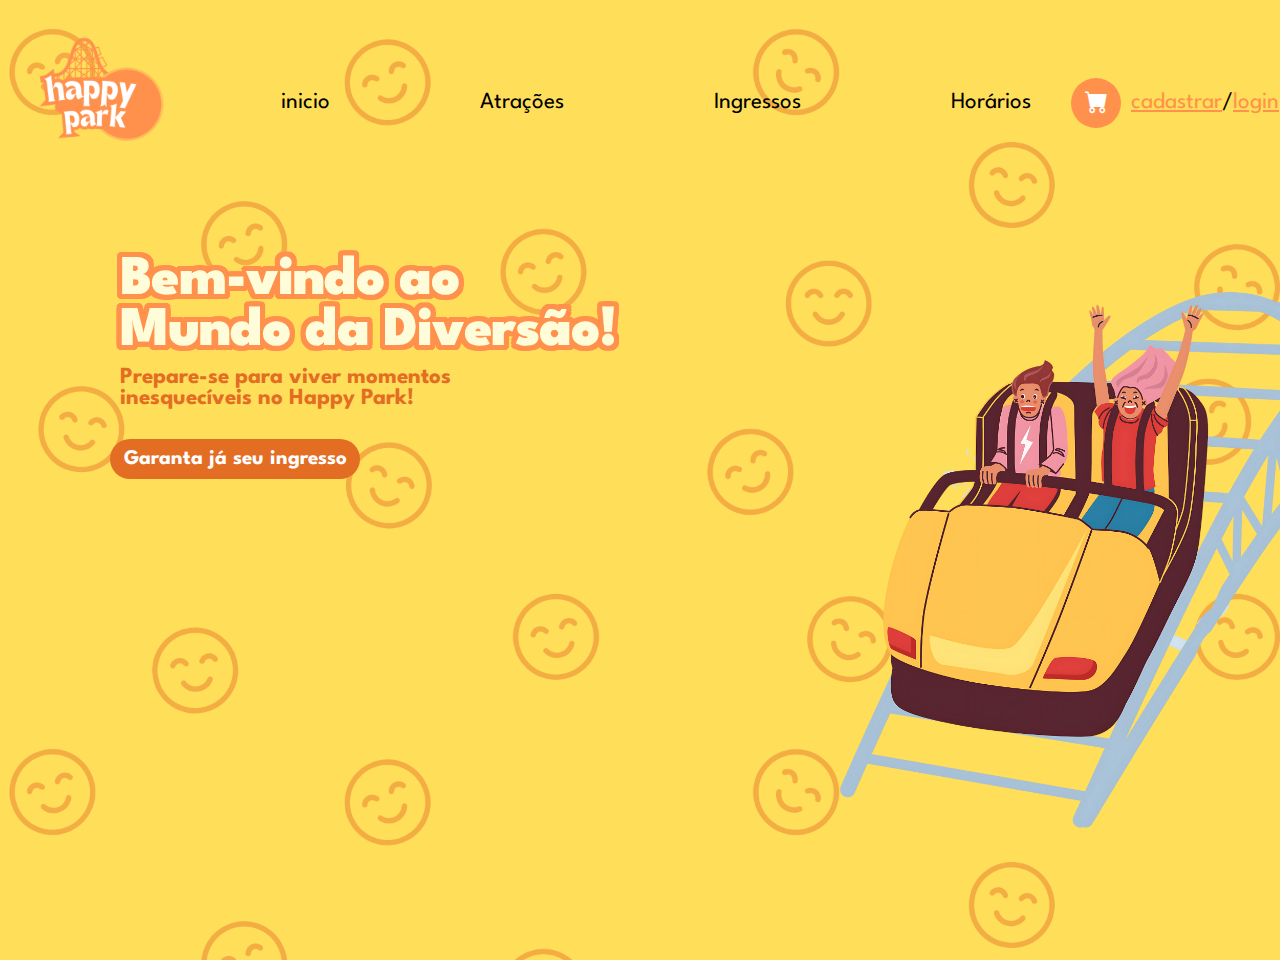
<file: index.html>
<!DOCTYPE html>
<html lang="pt-br">
<head>
    <meta charset="UTF-8">
    <meta name="viewport" content="width=device-width, initial-scale=1.0">
    <title>Happy Park</title>
    <link rel="stylesheet" href="index.css">
    
</head>
<body>
    <section class="nav">
        <div id="nav-placeholder"></div>
    </section>
    <section class="inicio">
        <div class="container">
            <div class="Texto">
                <h3>
                    Bem-vindo ao Mundo da Diversão! 
                </h3>
                <p>
                    Prepare-se para viver momentos inesquecíveis no Happy Park! 
                </p>
                <button>Garanta já seu ingresso</button>
            </div>
            <div class="imagem">
                <img src="img/Montanha russa.png" alt="">
            </div>
        </div>

    </section>
    
</body>
<script src="index.js"></script>
</html>
</file>
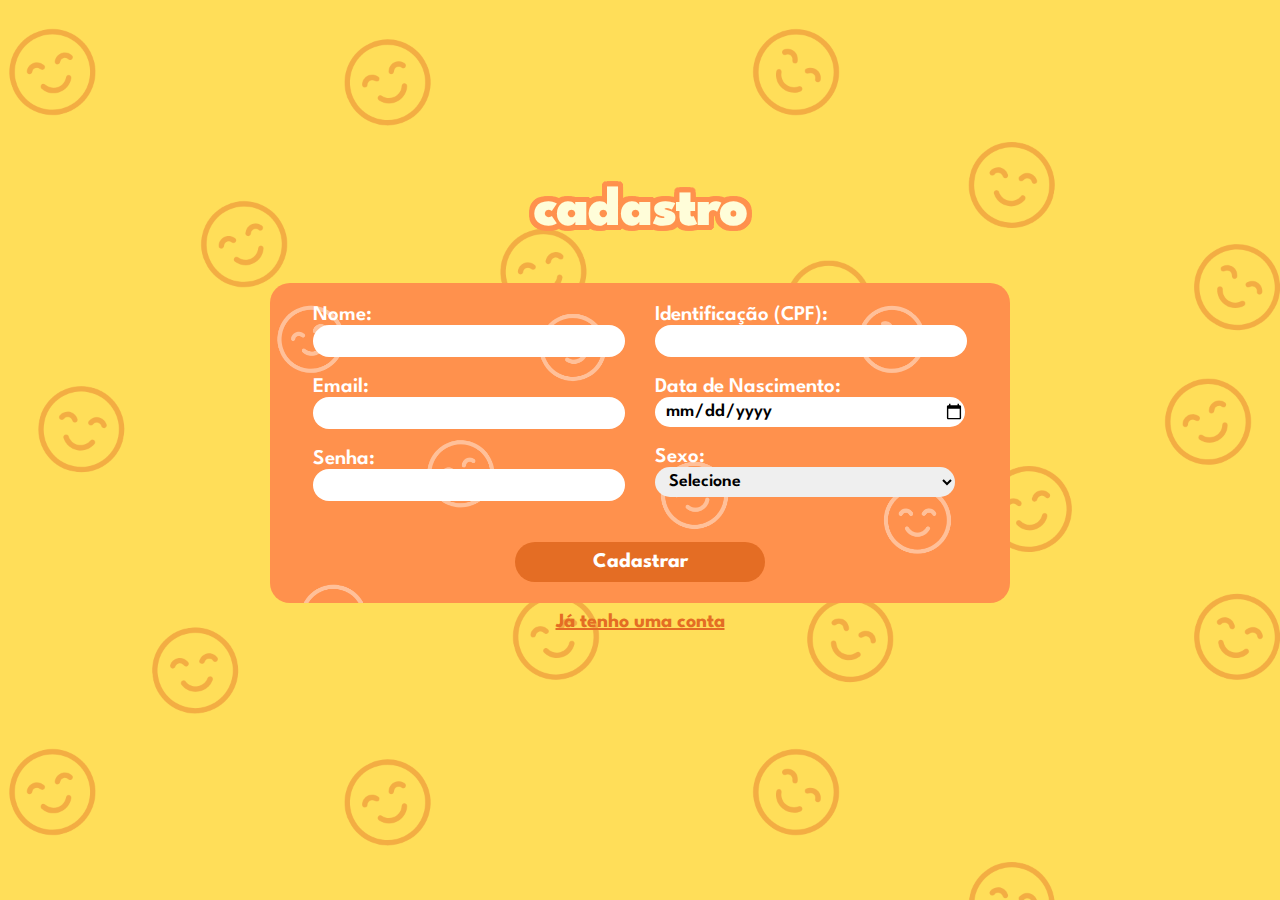
<file: Cadastro/index.html>
<!DOCTYPE html>
<html lang="pt-BR">
  <head>
    <meta charset="UTF-8" />
    <meta name="viewport" content="width=device-width, initial-scale=1.0"/>
    <title>Cadastro de Usuário</title>
    <link rel="stylesheet" href="css/style.css" />
  </head>
  <body>
    
    <div id="mensagem"></div>
    
    <div class="container">
      
    <h2>cadastro</h2>
    

    <form id="formCadastro">
      <div class="row">
        <div class="column">
          <label for="nome">Nome:</label>
          <input type="text" id="nome" required />
    
          <label for="email">Email:</label>
          <input type="email" id="email" required />
    
          <label for="senha">Senha:</label>
          <input type="password" id="senha" required />
    
        </div>
        <div class="column">
          <label for="identificacao">Identificação (CPF):</label>
          <input type="text" id="identificacao" required />
    
          <label for="dataNascimento">Data de Nascimento:</label>
          <input type="date" id="dataNascimento" required />
    
          <label for="sexo">Sexo:</label>
          <select id="sexo" required>
            <option value="">Selecione</option>
            <option value="F">Feminino</option>
            <option value="M">Masculino</option>
            <option value="O">Outro</option>
          </select>
        </div>
  
      </div>

      <br><button type="submit">Cadastrar</button>
    </form>

    <a href="/Login/">Já tenho uma conta</a>

  </div>

  <script src="js/cadastro.js"></script>
</body>
</html>
</file>
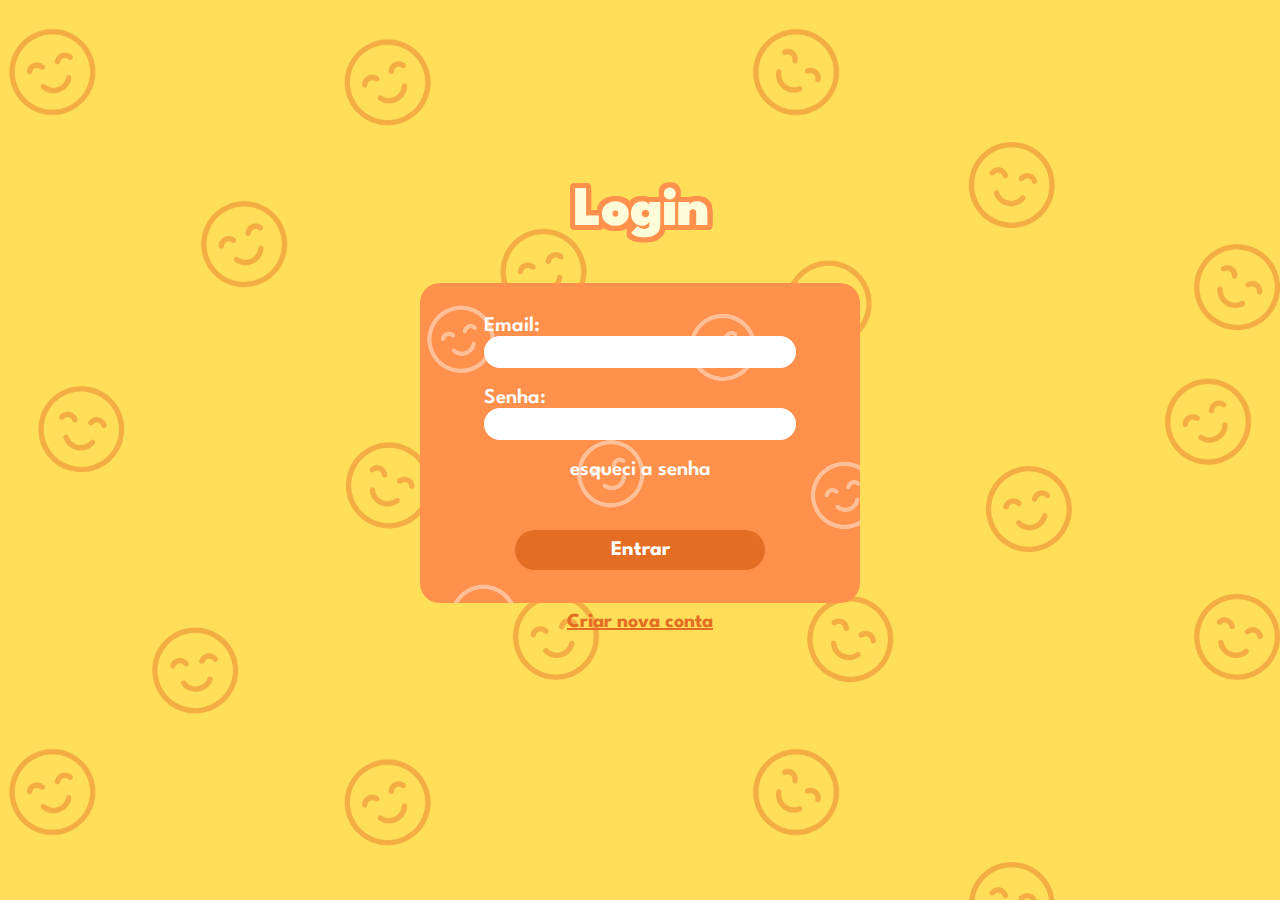
<file: Login/index.html>
<!DOCTYPE html>
<html lang="pt-BR">
  <head>
    <meta charset="UTF-8" />
    <meta name="viewport" content="width=device-width, initial-scale=1.0"/>
    <title>Cadastro de Usuário</title>
    <link rel="stylesheet" href="css/style.css" />
  </head>
  <body>
    
    <div id="mensagem"></div>
    
    <div class="container">
      
    <h2>Login</h2>
    

    <form id="formLogin">
        <div class="row">
          <div class="column">
            <label for="email">Email:</label>
            <input type="email" id="email" required />
        
            <label for="senha">Senha:</label>
            <input type="password" id="senha" required />
            <p onclick="window.location.href = '/RecuperarSenha'">esqueci a senha</p>
          </div>
        </div>

      <button type="submit">Entrar</button>
    </form>

    <a href="/Cadastro">Criar nova conta</a>

  </div>

  <script src="js/login.js"></script>
</body>
</html>
</file>
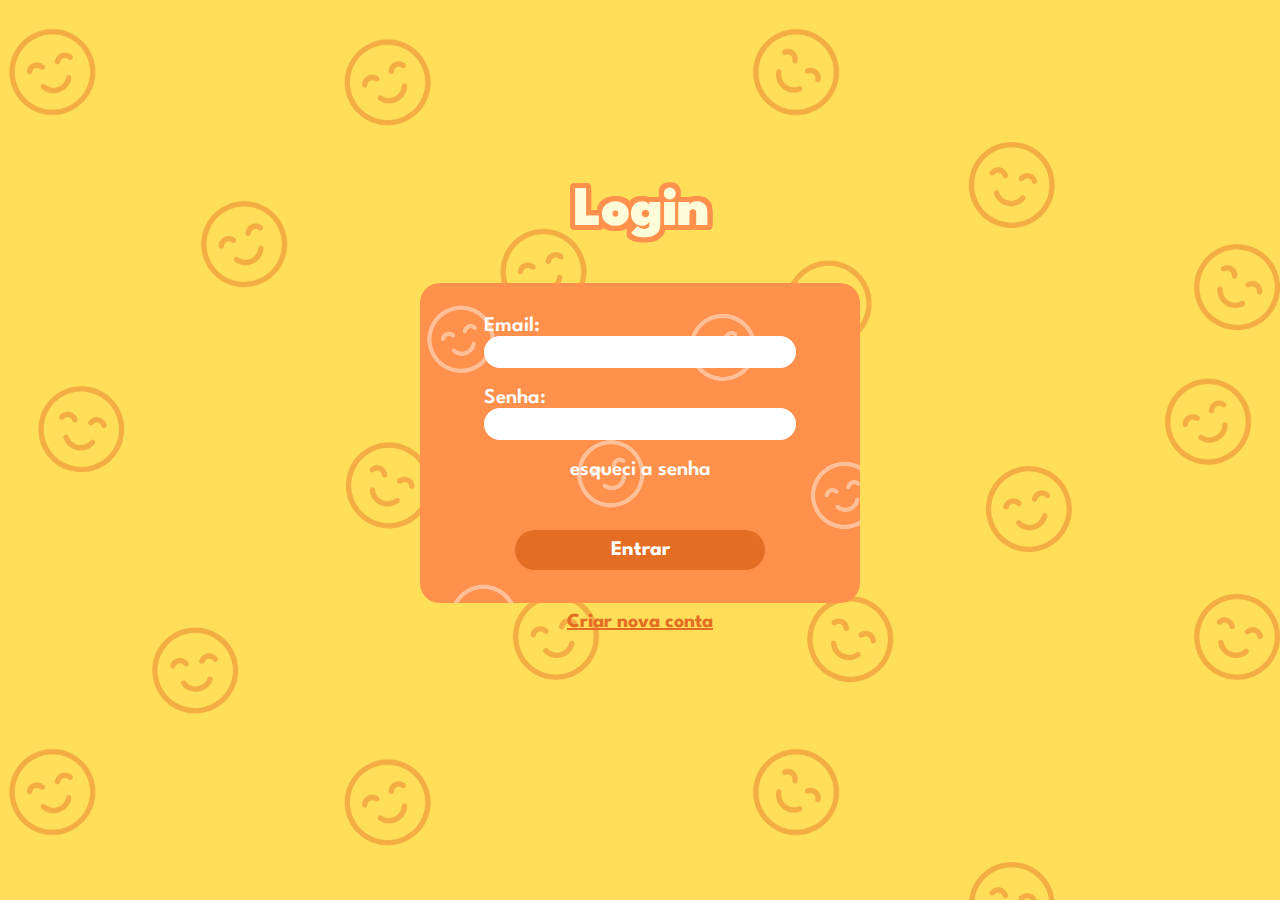
<file: profile/index.html>
<!DOCTYPE html>
<html lang="pt-br">
<head>
    <meta charset="UTF-8">
    <meta name="viewport" content="width=device-width, initial-scale=1.0">
    <title>Perfil</title>
    <link rel="stylesheet" href="../profile/css/style.css">
    <link rel="stylesheet" href="https://cdn.jsdelivr.net/npm/bootstrap-icons@1.11.3/font/bootstrap-icons.min.css">
</head>
<body>
    <div id="mensagem"></div>
    
    <section class="nav">
        <div id="nav-placeholder"></div>
    </section>
    
    <section class="perfil">
        <div class="row">
            <div class="column">
                <img src="/profile/img/padrao.png" alt="" id="perfilFoto">
                <input type="file" id="imagem" accept="image/*">
                <button  id="btn-enviar">Enviar</button>
            </div>
            <div class="column">
                <h3>nome:</h3>
                <div class="campo">
                  <p id="nome">nome</p> <i class="bi bi-pencil" style="display: none;"></i>

                </div>
              
                <h3>email:</h3>
                <div class="campo">
                  <p id="email">email</p> <i class="bi bi-pencil" style="display: none;"></i>

                </div>
              
                <h3>senha:</h3>
                <div class="campo">
                  <p id="senha">senha</p> <i class="bi bi-pencil" style="display: none;"></i>
                </div>
              </div>
            <div class="column">
                <h3>CPF:</h3>
                <div class="campo">
                    <p id="cpf">cpf</p> <i class="bi bi-pencil" style="display: none;"></i>
                </div>
                <h3>Data de Nascimento:</h3>
                <div class="campo">
                    <p id="nascimento">Nascimento </p><i class="bi bi-pencil" style="display: none;"></i>
                </div>
                <h3>sexo:</h3>
                <div class="campo">
                    <p id="sexo">sexo </p><i class="bi bi-pencil" style="display: none;"></i>
                </div>
            </div>
        </div>
        <div class="btn">
            <button class="delete">deletar conta</button><button class="edit">editar</button><button id="aceitar" style="display: none;">finalizar</button>
        </div>
    </section>
    <section class="editar">
        <div class="valor">
            <h3>Digite o valor para editar</h3>
            <form class="formEdit">
                <input type="text">
            </form>
            <div class="btn">
                <button type="submit" class="cancelar">cancelar</button>
                <button type="submit">editar</button>
            </div>
        </div>
    </section>
</body>
<script src="./js/profile.js"></script>
</html>
</file>
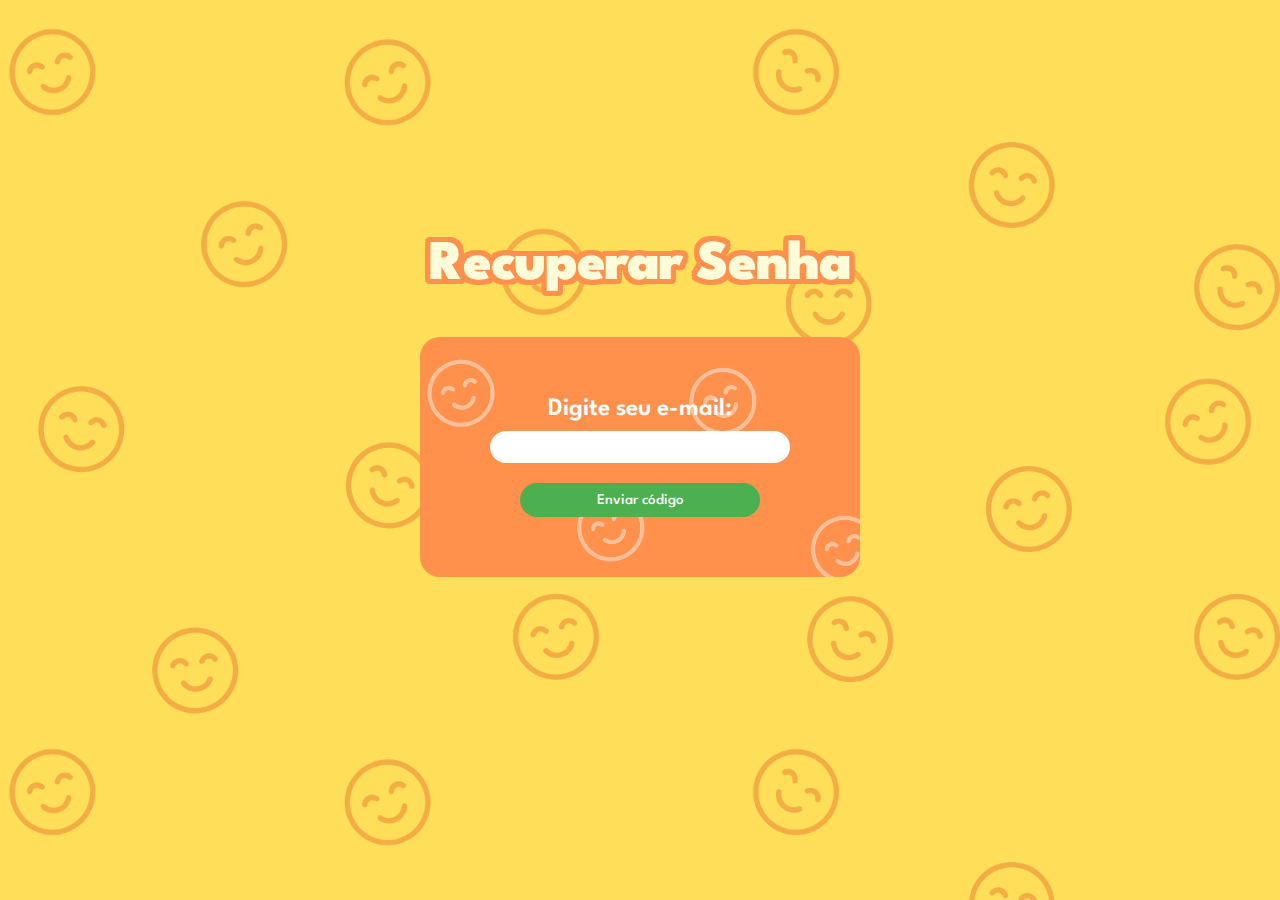
<file: RecuperarSenha/index.html>
<!DOCTYPE html>
<html lang="en">
<head>
    <meta charset="UTF-8">
    <meta name="viewport" content="width=device-width, initial-scale=1.0">
    <title>Recuperar Senha</title>
    <link rel="stylesheet" href="./css/style.css">
</head>
<body>
  <div id="mensagem"></div>
    <div class="container">
        <h2>Recuperar Senha</h2>
      
        <div id="step1">
          <div class="flex">
            <label for="email">Digite seu e-mail:</label>
            <input type="email" id="email" required>
            <button onclick="enviarCodigo()" id="btn1">Enviar código</button>
          </div>
        </div>
        <div class="spinner" id="spinner"></div>
        
        <div id="step2" class="hidden">
          <div class="flex">
            <label for="codigo">Digite o código recebido:</label>
            <input type="text" id="codigo" required>
            <button onclick="verificarCodigo()">Verificar código</button>
          </div>
        </div>
    
        <div id="step3" class="hidden">
          <div class="flex">
            <label for="novaSenha">Nova Senha:</label>
            <input type="password" id="novaSenha" required placeholder="Nova senha">
            <label for="confirmarSenha">Confirmar Senha:</label>
            <input type="password" id="confirmarSenha" required placeholder="Confirmar senha">
            <button onclick="trocarSenha()">Alterar senha</button>
          </div>
        </div>
      </div>
</body>
<script src="./js/script.js"></script>
</html>
</file>
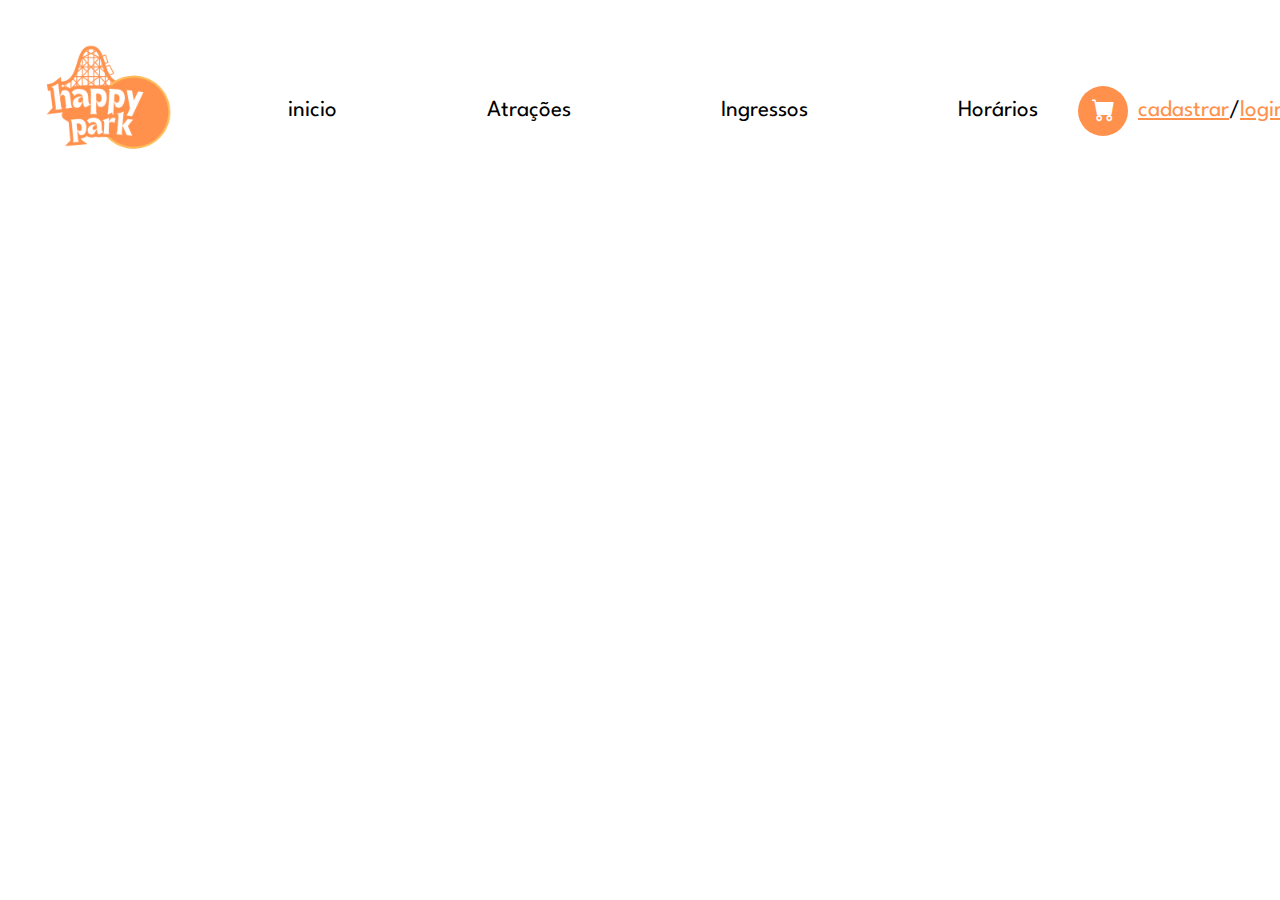
<file: nav/nav.html>
<!DOCTYPE html>
<html lang="pt-br">
<head>
    <meta charset="UTF-8">
    <meta name="viewport" content="width=device-width, initial-scale=1.0">
    <title>Document</title>
    <link rel="stylesheet" href="/nav/css/style.css">
    <link rel="stylesheet" href="https://cdn.jsdelivr.net/npm/bootstrap-icons@1.11.3/font/bootstrap-icons.min.css">
</head>
<body>
    <header>
        <nav>
            <div class="logo">
                <img src="/img/Logo.png" alt="">
            </div>
            <div class="pages">
                <ul>
                    <li onclick="window.location.href = '/'">inicio</li>
                    <li>Atrações</li>
                    <li>Ingressos</li>
                    <li>Horários </li>
                </ul>
            </div>
            <div class="btns">
                <button class="cart"><i class="bi bi-cart-fill"></i></button>
                <div class="botaoAutenticacao" id="teste"><a href="Cadastro">cadastrar</a>/<a href="Login">login</a></div>
                <button class="perfil" onclick="window.location.href = '/profile'"><i class="bi bi-person-fill"></i></button>
                <i class="bi bi-box-arrow-left" onclick="localStorage.removeItem('Token'); window.location.reload(1)"></i>
            </div>
        </nav>
    </header>
</body>
</html>
</file>
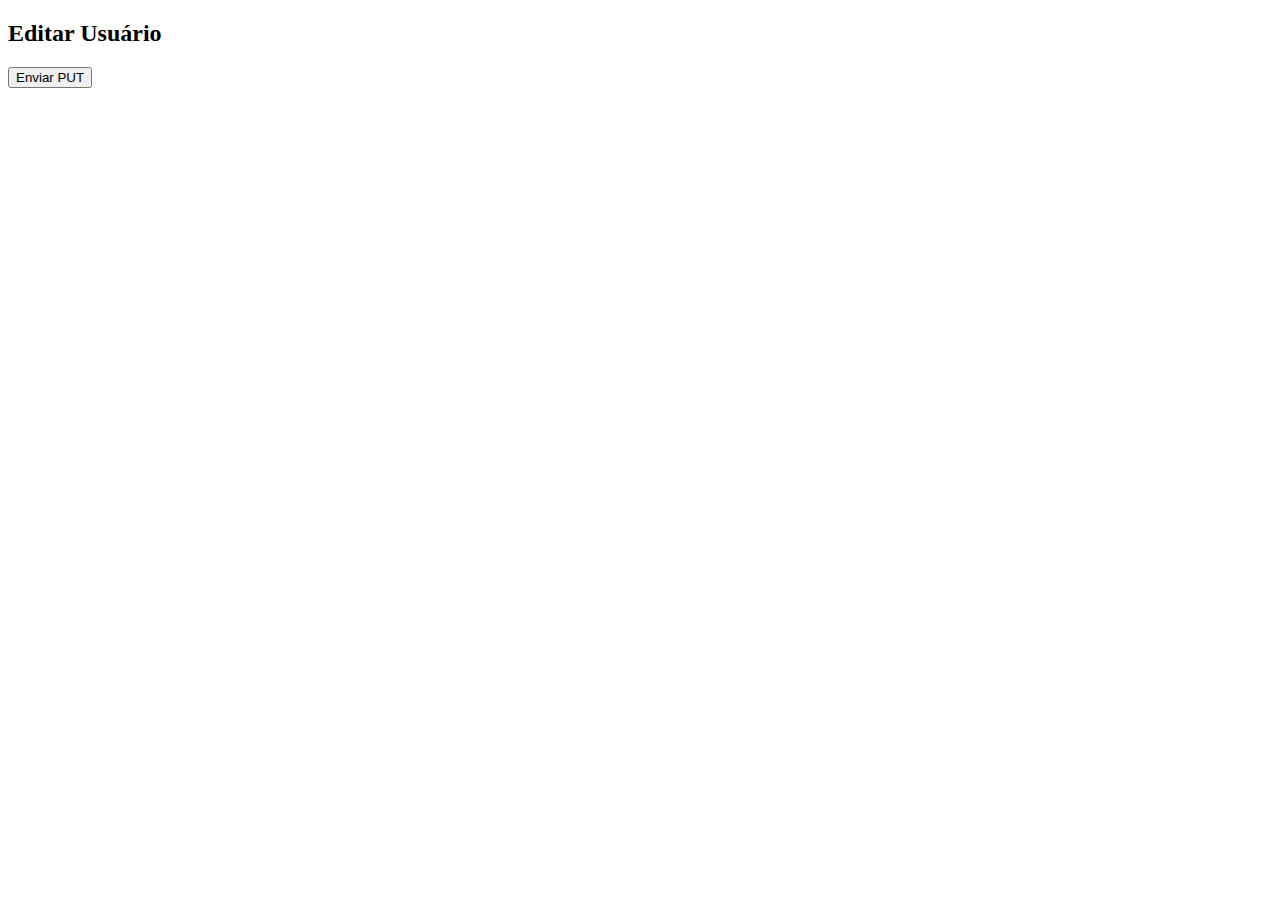
<file: profile/teste.html>
<!DOCTYPE html>
<html lang="pt-BR">
<head>
  <meta charset="UTF-8">
  <title>Editar Usuário</title>
</head>
<body>
  <h2>Editar Usuário</h2>

  <button id="enviar">Enviar PUT</button>

  <script>
    document.getElementById("enviar").addEventListener("click", async () => {
      const usuario = {
        id: 21,
        nome: "Maria eduarda1",
        email: "mariaeduardamatinssousa@gmail.com",
        senha: "pintaguaimagamba",
        identificacao: "700.124.129-45",
        dataDaNascimento: "2007-01-08T00:00:00.000+00:00",
        sexo: "F"
      };

      try {
        const response = await fetch("http://localhost:8090/happyparkapi/editar", {
          method: "PUT",
          headers: {
            "Content-Type": "application/json"
          },
          body: JSON.stringify(usuario)
        });

        if (!response.ok) {
          throw new Error("Erro ao editar usuário");
        }

        const resultado = await response.json();
        alert("Usuário atualizado com sucesso!");
        console.log("Resposta do servidor:", resultado);

      } catch (error) {
        console.error("Erro ao enviar dados:", error);
      }
    });
  </script>
</body>
</html>
</file>
<file: index.css>
@import url('https://fonts.googleapis.com/css2?family=League+Spartan:wght@100..900&display=swap');

/*=======Variaveis======*/
:root {
    --bg-color: #ffde59;
    --primary-color: #ff914d;
    --secundary-color: #e46d24;
}


* {
    font-family: "League Spartan";
}

body {
    overflow-x: hidden;
    background-image: url(img/BackgroundPadraoTransparent.png);
    background-color: var(--bg-color);
    background-size: 100%;
    background-repeat: repeat;
    display: flex;
    flex-direction: column;
    align-items: center;
    margin: 0;
    padding: 0;
    
    animation: fundoSubindo 10000s linear infinite;
}

@keyframes fundoSubindo {
    from {
        background-position: 0 -100000px;
    }
    to {
        background-position: 0 0%;
    }
}

@keyframes aparecer {
    0% {
       opacity: 100%;
    }
    100% {
       opacity: 0%;
    } 
}

.nav { 
    width: 100%;
    z-index: 1000;
}

.inicio {
 
    width: 100%;
    display: flex;
    flex-direction: column;
    
}
.inicio .container {
    
    margin: 0 100px;
    display: flex;
    align-items: center;
    justify-content: start;
    height: 70vh;
}

.inicio .container .Texto {
    height: 100%;
   
}

.inicio .container .Texto h3 {
    font-size: 56.1px;
    width: 500px;
    margin: 10px 20px;
    margin-top: 50px;

    font-style: normal;
    letter-spacing: -1px;
    font-weight: 900;
    color: #fffdd9;

 
    filter:
    drop-shadow(1px 1px 0 var(--primary-color))
    drop-shadow(-1px 1px 0 var(--primary-color))
    drop-shadow(1px -1px 0 var(--primary-color))
    drop-shadow(-1px -1px 0 var(--primary-color))
    drop-shadow(3px 0px 0 var(--primary-color))
    drop-shadow(-3px 0px 0 var(--primary-color))
    drop-shadow(0px 3px 0 var(--primary-color))
    drop-shadow(0px -3px 0 var(--primary-color));


}

.inicio .container .Texto p {
    margin: 0 20px;
    width: 400px;
    color: var(--secundary-color);
    font-weight: 700;
}

.inicio .container .Texto button {
    margin-top: 30px;
    margin-left: 10px;
    cursor: pointer;
    background-color: var(--secundary-color);
    border: none;
    font-size: 21px;
    font-weight: 700;
    color: white;
    border-radius: 50px;
    width: 250px;
    height: 40px;
    transition: 1s;
}

.inicio .container .imagem {
    z-index: 1;
    position: relative;
    left: 200px;
    top: 37px;
}

.inicio .container .imagem img{
    height: 800px;

}
</file>
<file: Cadastro/css/style.css>
@import url('https://fonts.googleapis.com/css2?family=League+Spartan:wght@100..900&display=swap');

/*=======Variaveis======*/
:root {
    --bg-color: #ffde59;
    --primary-color: #ff914d;
    --secundary-color: #e46d24;
}


/*=======Styles======*/
* {
    font-family: "League Spartan";
}

body {
    background-image: url(/img/BackgroundPadraoTransparent.png);
    background-color: var(--bg-color);
    background-repeat: repeat;
    background-size: cover;
    display: flex;
    flex-direction: column;
    align-items: center;
    margin: 0;
    padding: 0;
    
    animation: fundoSubindo 10000s linear infinite;
}


@keyframes fundoSubindo {
    from {
        background-position: 0 -100000px;
    }
    to {
        background-position: 0 0%;
    }
}

@keyframes aparecer {
    0% {
       opacity: 100%;
    }
    100% {
       opacity: 0%;
    } 
}

#mensagem {
    visibility: hidden;
    font-size: 30px;
    font-weight: 600;
    display: flex;
    justify-content: center;
    align-items: center;
    height: 70px;
    width: 600px;
    color: white;
    transition: 1s;
}

.container {
    display: flex;
    flex-direction: column;
    align-items: center;
    justify-content: center;


    height: 70vh;
}

.container h2 {
    
    font-style: normal;
    letter-spacing: -1px;
    font-size: 56.1px;
    font-weight: 900;
    color: #fffdd9;

 
    filter:
    drop-shadow(1px 1px 0 var(--primary-color))
    drop-shadow(-1px 1px 0 var(--primary-color))
    drop-shadow(1px -1px 0 var(--primary-color))
    drop-shadow(-1px -1px 0 var(--primary-color))
    drop-shadow(3px 0px 0 var(--primary-color))
    drop-shadow(-3px 0px 0 var(--primary-color))
    drop-shadow(0px 3px 0 var(--primary-color))
    drop-shadow(0px -3px 0 var(--primary-color));


}

.container #formCadastro {
    background-image: url(/img/BackgroundPadraoTransparentWhite.png);
    background-repeat: repeat;
    background-size: 1000px;
    background-color: var(--primary-color);
    border-radius: 20px;
    width: 700px;
    height: 280px;
    display: flex;
    flex-direction: column;
    justify-content: space-around;
    align-items: center;

    padding: 20px;
}

.container #formCadastro .row {
    gap: 30px;
    display: flex;
}

.container #formCadastro .row .column {
    display: flex;
    flex-direction: column;
    font-weight: 600;
    font-size: 21px;
    color: white;
}

.container #formCadastro .row .column input, select{
   
    font-size: 18px;
    font-weight: 600;
    margin-bottom: 20px;
    border: none;
    width: 300px;
    height: 30px;
    border-radius: 50px;
    padding-left: 10px;
}

.container #formCadastro button {
    cursor: pointer;
    background-color: var(--secundary-color);
    border: none;
    font-size: 21px;
    font-weight: 700;
    color: white;
    border-radius: 50px;
    width: 250px;
    height: 40px;
    transition: 1s;
}

.container #formCadastro button:hover {
    color: var(--secundary-color);
    background-color: var(--bg-color);
    
}

a {
    margin-top: 10px;
    font-size: 20px;
    font-weight: 700;
    color: var(--secundary-color);
}
</file>
<file: Login/css/style.css>
@import url('https://fonts.googleapis.com/css2?family=League+Spartan:wght@100..900&display=swap');

/*=======Variaveis======*/
:root {
    --bg-color: #ffde59;
    --primary-color: #ff914d;
    --secundary-color: #e46d24;
}


/*=======Styles======*/
* {
    font-family: "League Spartan";
}

body {
    background-image: url(/img/BackgroundPadraoTransparent.png);
    background-color: var(--bg-color);
    background-repeat: repeat;
    background-size: cover;
    display: flex;
    flex-direction: column;
    align-items: center;
    margin: 0;
    padding: 0;
    
    animation: fundoSubindo 10000s linear infinite;
}


@keyframes fundoSubindo {
    from {
        background-position: 0 -100000px;
    }
    to {
        background-position: 0 0%;
    }
}

@keyframes aparecer {
    0% {
       opacity: 100%;
    }
    100% {
       opacity: 0%;
    } 
}

#mensagem {
    visibility: hidden;
    font-size: 30px;
    font-weight: 600;
    display: flex;
    justify-content: center;
    align-items: center;
    height: 70px;
    width: 600px;
    color: white;
    transition: 1s;
}

.container {
    display: flex;
    flex-direction: column;
    align-items: center;
    justify-content: center;


    height: 70vh;
}

.container h2 {
    
    font-style: normal;
    letter-spacing: -1px;
    font-size: 56.1px;
    font-weight: 900;
    color: #fffdd9;

 
    filter:
    drop-shadow(1px 1px 0 var(--primary-color))
    drop-shadow(-1px 1px 0 var(--primary-color))
    drop-shadow(1px -1px 0 var(--primary-color))
    drop-shadow(-1px -1px 0 var(--primary-color))
    drop-shadow(3px 0px 0 var(--primary-color))
    drop-shadow(-3px 0px 0 var(--primary-color))
    drop-shadow(0px 3px 0 var(--primary-color))
    drop-shadow(0px -3px 0 var(--primary-color));


}

.container #formLogin {
    background-image: url(/img/BackgroundPadraoTransparentWhite.png);
    background-repeat: repeat;
    background-size: 1000px;
    background-color: var(--primary-color);
    border-radius: 20px;
    width: 400px;
    height: 280px;
    display: flex;
    flex-direction: column;
    justify-content: center;
    gap: 50px;
    align-items: center;

    padding: 20px;
}

.container #formLogin .row {
    gap: 10px;
    display: flex;
}

.container #formLogin .row .column {
    display: flex;
    flex-direction: column;
    font-weight: 600;
    font-size: 21px;
    color: white;
}

.container #formLogin .row .column p{
    cursor: pointer;
    margin: 0;
    align-self: center;
    color: white;
}

.container #formLogin .row .column input, select{
   
    font-size: 18px;
    font-weight: 600;
    margin-bottom: 20px;
    border: none;
    width: 300px;
    height: 30px;
    border-radius: 50px;
    padding-left: 10px;
}

.container #formLogin button {
    cursor: pointer;
    background-color: var(--secundary-color);
    border: none;
    font-size: 21px;
    font-weight: 700;
    color: white;
    border-radius: 50px;
    width: 250px;
    height: 40px;
    transition: 1s;
}

.container #formLogin button:hover {
    color: var(--secundary-color);
    background-color: var(--bg-color);
    
}

a {
    margin-top: 10px;
    font-size: 20px;
    font-weight: 700;
    color: var(--secundary-color);
}
</file>
<file: profile/css/style.css>
@import url('https://fonts.googleapis.com/css2?family=League+Spartan:wght@100..900&display=swap');

/*=======Variaveis======*/
:root {
    --bg-color: #ffffff;
    --primary-color: #9d9d9d;
    --secundary-color: #e46d24;
    --bg-edit-color: #9d9d9d91;
    --btn-bg-color: #ff914d;
    --delete-btn: #ff5757;
    --aceitar-btn: #00bf63
}


/*=======Styles======*/


* {
    font-family: "League Spartan";
}

body {
    background-image: url(/img/BackgroundPadraoTransparentGray.png);
    background-color: var(--bg-color);
    background-repeat: repeat;
    background-size: cover;
    display: flex;
    flex-direction: column;
    align-items: center;
    margin: 0;
    padding: 0;
    
    animation: fundoSubindo 10000s linear infinite;
}


@keyframes fundoSubindo {
    from {
        background-position: 0 -100000px;
    }
    to {
        background-position: 0 0%;
    }
}

@keyframes aparecer {
    0% {
       opacity: 100%;
    }
    100% {
       opacity: 0%;
    } 
}

#mensagem {
    position: absolute;
    font-size: 30px;
    font-weight: 600;
    display: flex;
    justify-content: center;
    align-items: center;
    height: 70px;
    width: 600px;
    color: white;
    transition: 1s;
}

.nav { 
    width: 100%;
}

.perfil {
    display: flex;
    flex-direction: column;
    gap: 50px;
}

.perfil .row {
    display: flex;
    gap: 100px;
}

.perfil .row .column {
    display: flex;
    flex-direction: column;
    gap: 10px;
}

.perfil .row .column button {
    align-self: center;
    border: none;
    width: 120px;
    height: 40px;
    border-radius: 30px;
    background-color: var(--btn-bg-color);
    color: white;
    font-weight: 600;
    transition: 1.0s;
}

.perfil .row .column img {
    border-radius: 150px;
}

.perfil .row .column #imagem {
    font-size: 12px;
}

.perfil .row .column h3 {
    margin: 0;
    font-size: 31.6px;
    color: var(--primary-color);
}

.perfil .row .column p {
    font-size: 24.6px;
    font-weight: bold;
    color: var(--secundary-color);
}

.perfil .row .column img {
    height: 250px;
}

.perfil .row .column .campo {
    display: flex;
    align-items: center;
    gap: 10px;
}

.perfil .row .column .campo i {
    color: var(--secundary-color);
    cursor: pointer;
}

.editar {
    z-index: 1;
    display: none;
    position: absolute;
    background-color: var(--bg-edit-color);
    height: 100vh;
    width: 100%;
    flex-direction: column;
    justify-content: center;
    align-items: center;
    transition: 1.5s;
    
}

.editar .valor {
    z-index: 10000000;
    background-image: url(/img/BackgroundPadraoTransparentWhite.png);
    background-size: 200%;
    background-color: var(--secundary-color);
    height: 300px;
    width: 450px;
    display: flex;
    flex-direction: column;
    justify-content: space-evenly;
    align-items: center;
    border-radius: 50px;
}

.editar .valor h3 {
    margin: 0;
    color: white;
    font-size: 30px;
    font-weight: 600;
}

.editar .valor button {
    border: none;
    width: 120px;
    height: 40px;
    border-radius: 30px;
    background-color: var(--btn-bg-color);
    color: white;
    font-weight: 600;
    transition: 1.0s;
}

.editar .valor button:hover {
    transform: scale(1.1);
}

.editar .valor .formEdit input{
    border: none;
    height: 30px;
    border-radius: 30px;
    padding: 10px;
}

.btn {
    display: flex;
    gap: 20px;
}

.delete, .edit, #aceitar {
    width: 200px;
    height: 40px;
    border-radius: 30px;
    border: none;
    font-weight: 600;
    color: white;
    transition: 1.5s;
    cursor: pointer;
}

.delete:hover, .edit:hover, #aceitar:hover {
    transform: scale(1.1);
}

#aceitar {
    background-color: var(--aceitar-btn) ;
}

.delete {
    background-color: var(--delete-btn);
}

.edit {
    background-color: var(--secundary-color);
}
</file>
<file: RecuperarSenha/css/style.css>
@import url('https://fonts.googleapis.com/css2?family=League+Spartan:wght@100..900&display=swap');

/*=======Variaveis======*/
:root {
    --bg-color: #ffde59;
    --primary-color: #ff914d;
    --secundary-color: #e46d24;
}


/*=======Styles======*/
* {
    font-family: "League Spartan";
}

body {
    background-image: url(/img/BackgroundPadraoTransparent.png);
    background-color: var(--bg-color);
    background-repeat: repeat;
    background-size: cover;
    display: flex;
    flex-direction: column;
    align-items: center;
    margin: 0;
    padding: 0;
    
    animation: fundoSubindo 10000s linear infinite;
}


.spinner {
       width: 40px;
      height: 40px;
      border: 4px solid #ccc;
      border-top: 4px solid var(--secundary-color);
      display: none;
      border-radius: 50%;
      animation: spin 1s linear infinite;
      margin: 50px auto;
      
}

@keyframes spin {
  0% { transform: rotate(0deg); }
  100% { transform: rotate(360deg); }
}

@keyframes fundoSubindo {
  from {
      background-position: 0 -100000px;
  }
  to {
      background-position: 0 0%;
  }
}

@keyframes aparecer {
  0% {
     opacity: 100%;
  }
  100% {
     opacity: 0%;
  } 
}
  .container {

    display: flex;
    flex-direction: column;
    align-items: center;
    justify-content: center;
    height: 70vh;
  }

  .container h2 {
    
    font-style: normal;
    letter-spacing: -1px;
    font-size: 56.1px;
    font-weight: 900;
    color: #fffdd9;

 
    filter:
    drop-shadow(1px 1px 0 var(--primary-color))
    drop-shadow(-1px 1px 0 var(--primary-color))
    drop-shadow(1px -1px 0 var(--primary-color))
    drop-shadow(-1px -1px 0 var(--primary-color))
    drop-shadow(3px 0px 0 var(--primary-color))
    drop-shadow(-3px 0px 0 var(--primary-color))
    drop-shadow(0px 3px 0 var(--primary-color))
    drop-shadow(0px -3px 0 var(--primary-color));


}

#mensagem {
  visibility: hidden;
  font-size: 30px;
  font-weight: 600;
  display: flex;
  justify-content: center;
  align-items: center;
  height: 70px;
  width: 600px;
  color: white;
  transition: 1s;
}


  #step1 , #step2, #step3{
    
    background-image: url(/img/BackgroundPadraoTransparentWhite.png);
    background-repeat: repeat;
    background-size: 1000px;
    background-color: var(--primary-color);
    border-radius: 20px;
    width: 400px;
    height: 200px;
    padding: 20px;

  }

  .flex{
    height: 100%;
    display: flex;
    flex-direction: column;
    justify-content: center;
    align-items: center;

  }

  .flex label {
    
    font-size: 25px;
    font-weight: 600;
    color: white;
  }

  input {
    width: 70%;
    padding: 10px;
    margin-top: 10px;
    margin-bottom: 20px;
    border-radius: 30px;
    border: none;
  }
  button {
    font-size: 15px;
    font-weight: 500;
    width: 60%;
    padding: 10px;
    background-color: #4CAF50;
    border: none;
    color: white;
    border-radius: 30px;
    cursor: pointer;
  }
  button:hover {
    background-color: #45a049;
  }
  .hidden {
    display: none;
  }
</file>
<file: nav/css/style.css>
@import url('https://fonts.googleapis.com/css2?family=League+Spartan:wght@100..900&display=swap');

:root {
    --button-color: #ff914d;
    --secundary-color: #e46d24;
}



* {
    font-family: "League Spartan";
    font-size: 23px;
}


header, nav, ul {

    display: flex;
}

header {
    background-color: transparent;
    justify-content: center;
}

nav {
    width: 100%;
    align-items: center;
    padding: 0 20px;
    justify-content: space-between;
    gap: 40px;
}

nav > .logo img {
    height: 200px;
}


nav > .pages ul{
    display: flex;
    gap: 150px;
    
}

nav > .pages ul li {
    cursor: pointer;
    list-style-type: none; 
}

nav > .btns {
    
    display: flex;
    justify-content: center;
    align-items: center;
    gap: 10px;
}


nav > .btns .perfil {
    display: none;
}

nav > .btns .botaoAutenticacao a {
    color: var(--button-color);
}


nav > .btns button{
    cursor: pointer;
    color: white;
    background-color: var(--button-color);
    border: none;
    height: 50px;
    width: 50px;
    border-radius: 50px;
}

nav > .btns .bi-box-arrow-left{
    display: none;
    cursor: pointer;
    color: var(--button-color);
    font-size: 30px;
}
</file>
